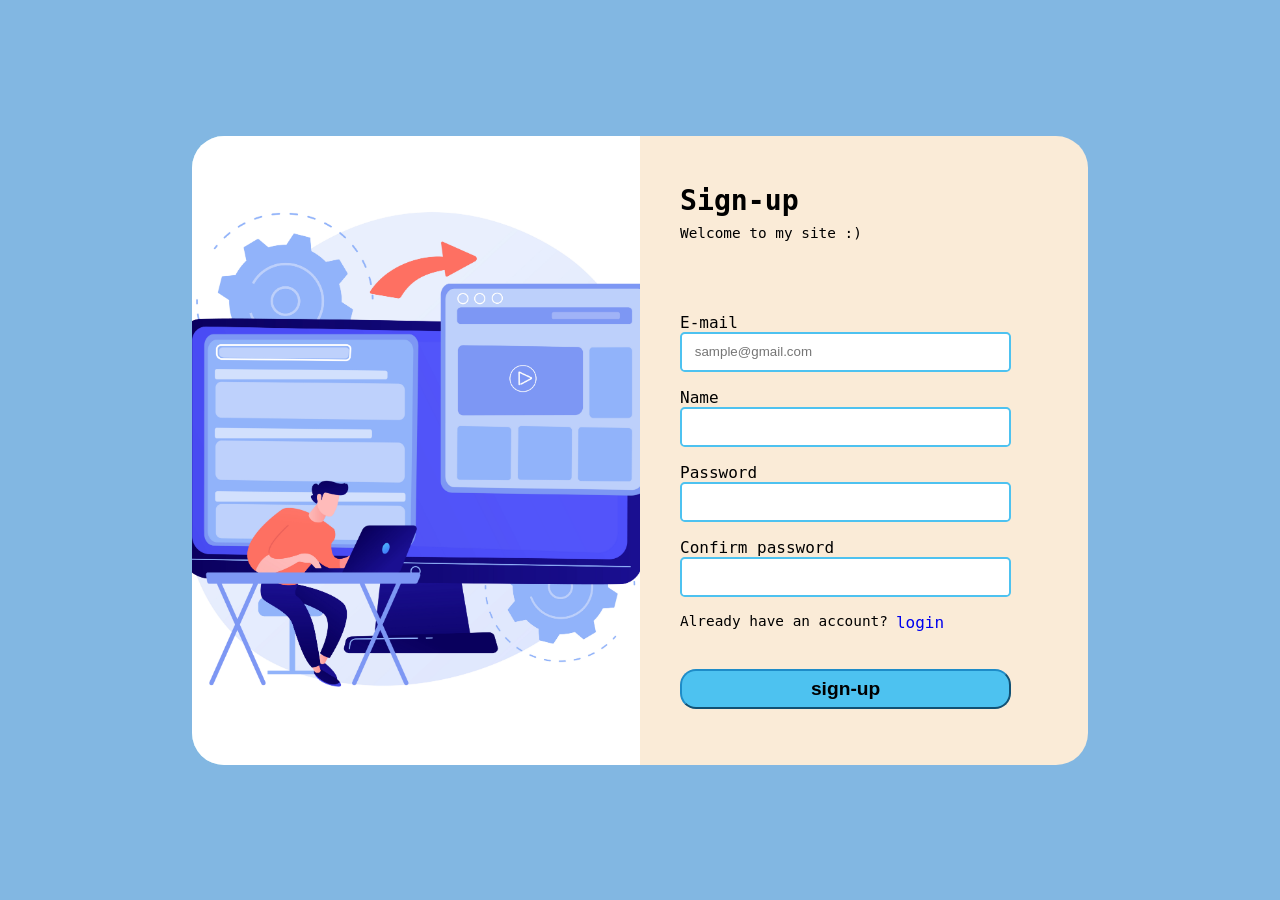
<file: signup-login/front-end/index.html>
<!DOCTYPE html>
<html lang="en">
<head>
    <meta charset="UTF-8">
    <meta name="viewport" content="width=device-width, initial-scale=1.0">
    <title>Cadastro</title>
    <link rel="stylesheet" href="style.css">
</head>
    <body >
    <main>
        <div class="cards">
              <div class="container">
                <h2>Sign-up</h2>
                <p>Welcome to my site :)</p>
                <div class="email-div label-div">
                    <p class="errormessage" id="erro-message"></p>
                    <label for="user-email">E-mail</label>
                    <input type="email" name="email" id="user-email" class=" input user-email" placeholder="sample@gmail.com">
                </div>
                <div class="name-div label-div">
                    <label for="user-name">Name</label>
                    <input type="text" name="user-name" id="user-name" class="input user-name">
                </div>
                <div class="password-div label-div">
                    <label for="user-password">Password</label>
                    <input type="password" name="user-password" id="user-password" class="input user-password">

                </div>
                <div class="password-confirm-div label-div">
                    <label for="password-confirm">Confirm password</label>
                    <input type="password" name="user-password" id="password-confirm" class="input password-confirm">
                </div>
                <div class="login-section">
                    <p>Already have an account?</p>
                    <a href="./login.html">login</a>
                </div>
                <div class="label-div">
                    <input type="button" value="sign-up" class="btn" id="btn">
                </div>
            </div>
            <div class="site-img">
                <img src="./images/random-img.jpg" alt="">
                
            </div>
        </div>
    </main>
    <script src="signup.js"></script>
</body>
</html>
</file>
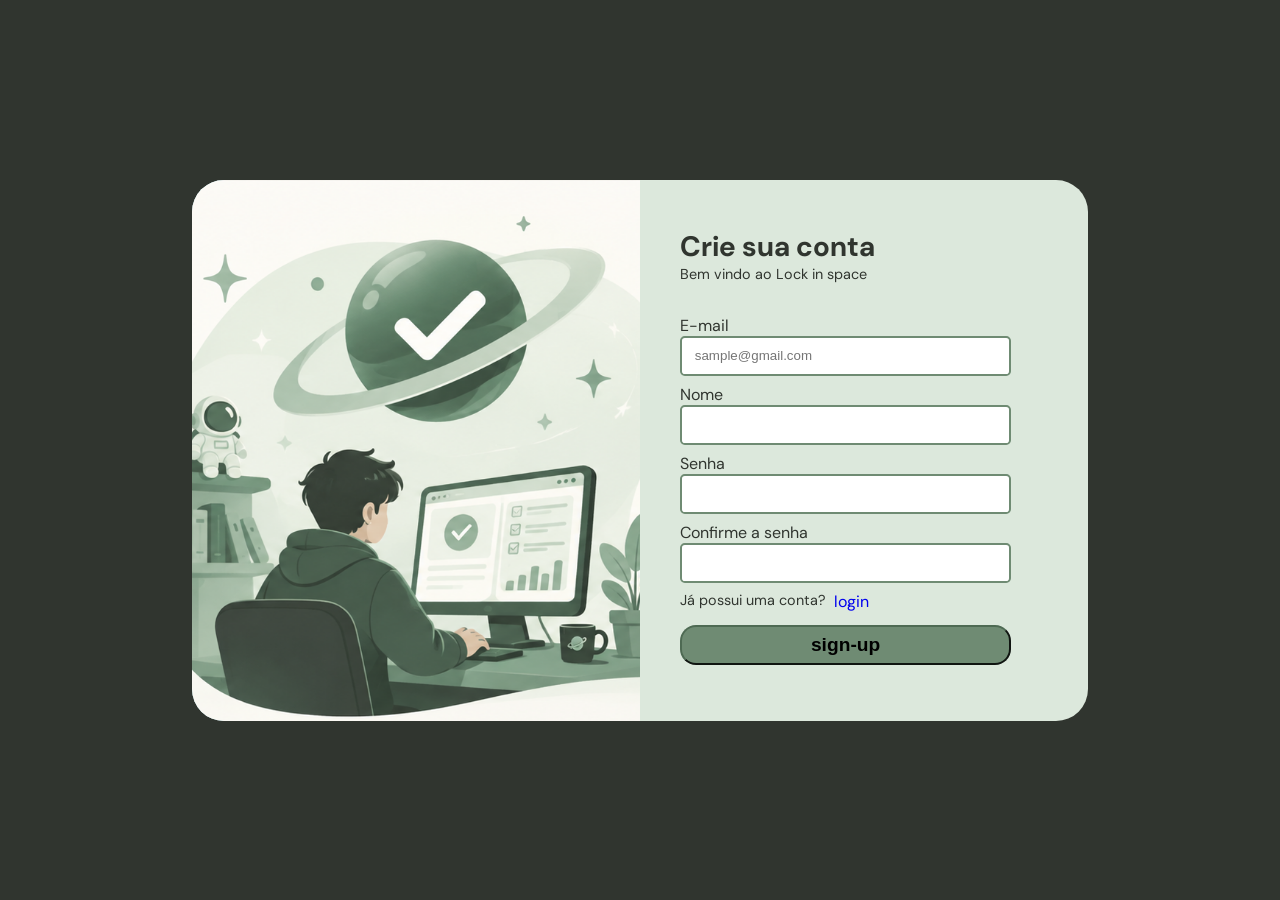
<file: webapp/frontend/pages/index.html>
<!DOCTYPE html>
<html lang="en">
<head>
    <meta charset="UTF-8">
    <meta name="viewport" content="width=device-width, initial-scale=1.0">
    <title>Cadastro</title>
    <link rel="stylesheet" href="../css/style.css">
</head>
    <body >
    <main>
        <div class="cards">
              <div class="container">
                <h2>Crie sua conta</h2>
                <p>Bem vindo ao Lock in space</p>
                <div class="email-div label-div">
                    <p class="errormessage" id="erro-message"></p>
                    <label for="user-email">E-mail</label>
                    <input type="email" name="email" id="user-email" class=" input user-email" placeholder="sample@gmail.com">
                </div>
                <div class="name-div label-div">
                    <label for="user-name">Nome</label>
                    <input type="text" name="user-name" id="user-name" class="input user-name">
                </div>
                <div class="password-div label-div">
                    <label for="user-password">Senha</label>
                    <input type="password" name="user-password" id="user-password" class="input user-password">

                </div>
                <div class="password-confirm-div label-div">
                    <label for="password-confirm">Confirme a senha</label>
                    <input type="password" name="user-password" id="password-confirm" class="input password-confirm">
                </div>
                <div class="login-section">
                    <p>Já possui uma conta?</p>
                    <a href="./login.html">login</a>
                </div>
                <div class="label-div">
                    <input type="button" value="sign-up" class="btn" id="btn">
                </div>
            </div>
            <div class="site-img">
                <img src="../images/lock_in_space_boy_illustration.png" alt="">
                
            </div>
        </div>
    </main>
    <script src="../src/signup.js"></script>
</body>
</html>
</file>
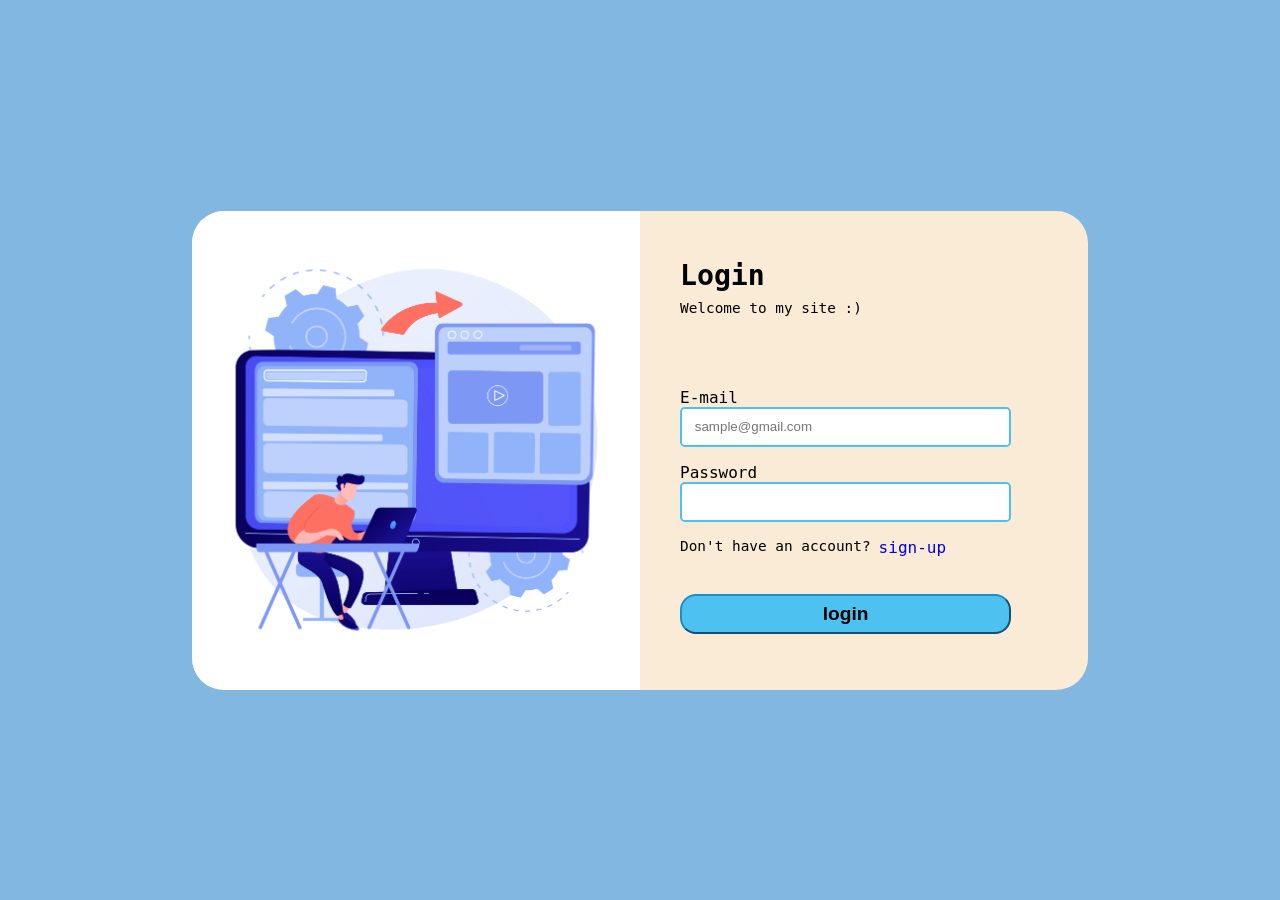
<file: signup-login/front-end/login.html>
<!DOCTYPE html>
<html lang="en">
<head>
    <meta charset="UTF-8">
    <meta name="viewport" content="width=device-width, initial-scale=1.0">
    <title>Cadastro</title>
    <link rel="stylesheet" href="style.css">
</head>
    <body >
    <main>
        <div class="cards">
              <div class="container">
                <h2>Login</h2>
                <p>Welcome to my site :)</p>
                <div class="email-div label-div">
                    <p class="errormessage" id="erro-message"></p>
                    <label for="user-email">E-mail</label>
                    <input type="email" name="email" id="user-email" class=" input user-email" placeholder="sample@gmail.com">
                </div>
                <div class="password-div label-div">
                    <label for="user-password">Password</label>
                    <input type="password" name="user-password" id="user-password" class="input user-password">
                </div>
                <div class="login-section">
                    <p>Don't have an account?</p>
                    <a href="./index.html">sign-up</a>
                </div>
                <div class="label-div">
                    <input type="button" value="login" class="btn" id="btn">
                </div>
            </div>
            <div class="site-img">
                <img src="./images/random-img.jpg" alt="">
                
            </div>
        </div>
    </main>
    <script src="login.js"></script>
</body>
</html>
</file>
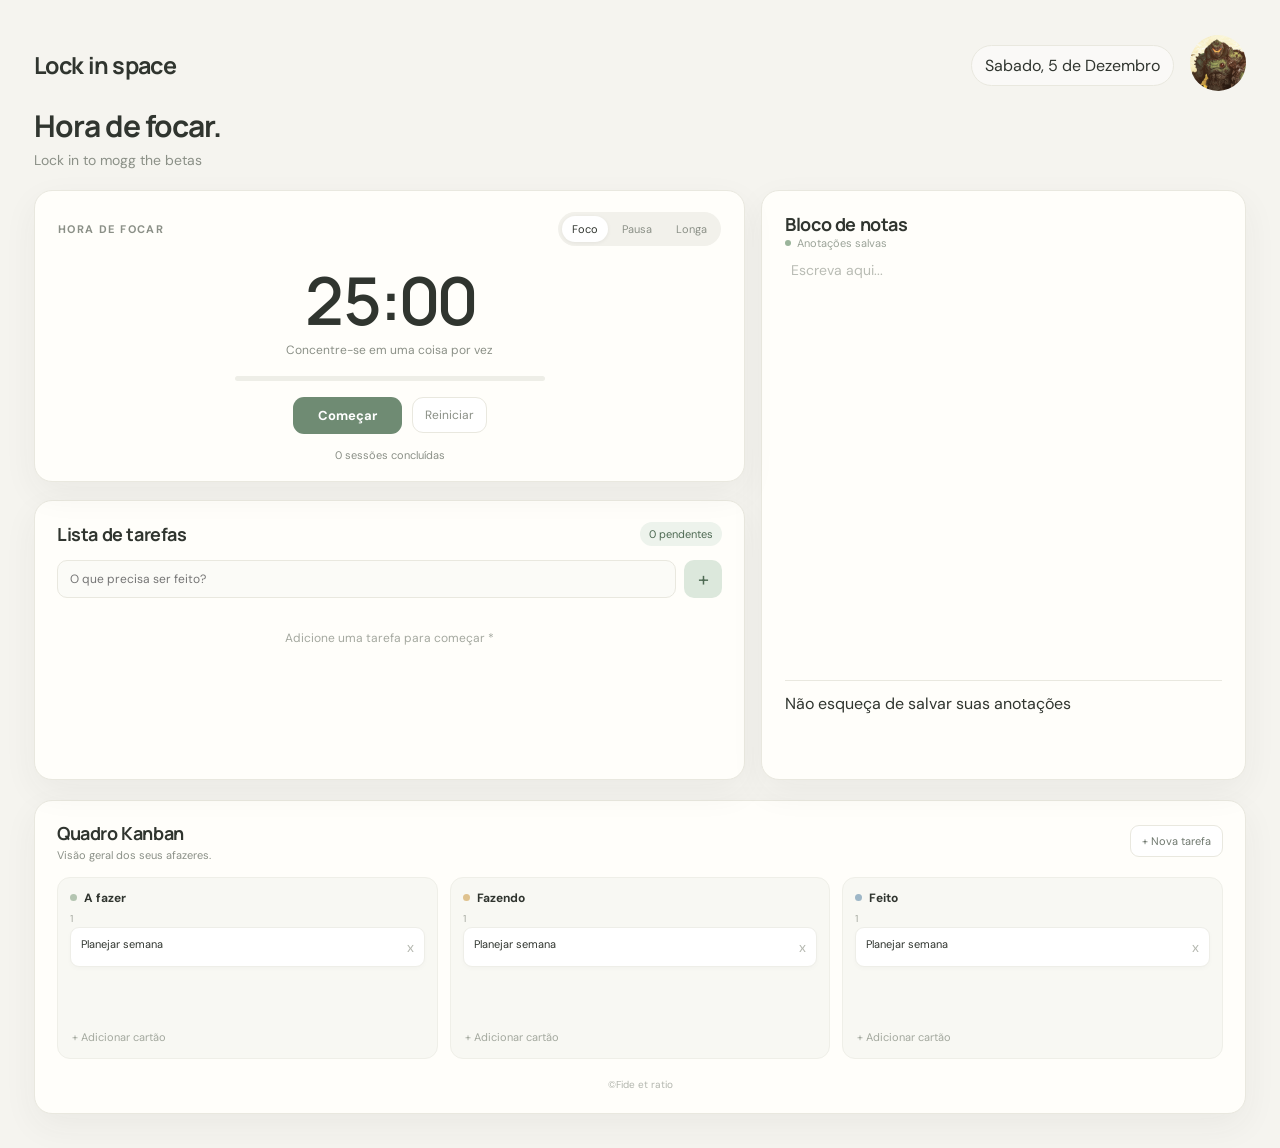
<file: signup-login/front-end/main.html>
<!DOCTYPE html>
<html lang="en">

<head>
    <meta charset="UTF-8">
    <meta name="viewport" content="width=device-width, initial-scale=1.0">
    <title>Lock in space</title>
    <link rel="stylesheet" href="mainPageStyle.css">
</head>

<body>
    <div class="app">
        <header class="topbar">
            <div class="brand">
                <h3>Lock in space</h3>
            </div>
            <div class="top-right">
                <span class="day-label" id="day">dia-de-hoje.txt</span>
                <div class="avatar">
                    <img id="user-pfp" class="user-pfp" src="images/doom-pfp.png" alt="user-pfp">
                </div>
            </div>
        </header>
        <section class="greeting">
            <H1 class="greeting-main-text">Hora de focar.</H1>
            <p class="greeting-botton-text">
                Lock in to mogg the betas
            </p>
        </section>
        <main class="dashboard">
            <section class="left-stack">
                <section class="card pomodoro">
                    <div class="card-heading">
                        <span class="eyebrow">Hora de focar</span>
                        <div class="mode-tabs">
                            <button class="active" data-mode="focus">Foco</button>
                            <button data-mode="short">Pausa</button>
                            <button data-mode="long">Longa</button>
                        </div>
                    </div>
                    <div class="timer-area">
                        <div id="timer" class="timer">25:00</div>
                        <div id="timer-caption" class="timer-caption">Concentre-se em uma coisa por vez</div>
                        <div class="progress">
                            <span id="progress"></span>
                        </div>
                        <div class="timer-actions">
                            <button id="start" class="primary">Começar</button>
                            <button id="reset" class="subtle-btn">Reiniciar</button>
                        </div>
                        <div class="session-note">
                            <span id="sessions">0</span>
                            sessões concluídas
                        </div>

                    </div>
                </section>
                <section class="card todo">
                    <div class="todo-top">
                        <div class="todo-title">Lista de tarefas</div>
                        <span id="taskCount" class="count">0 pendentes</span>
                    </div>
                    <form action="" id="taskForm" class="add-task">
                        <input type="text" id="taskInput" placeholder="O que precisa ser feito?" maxlength="100"
                            autocomplete="off">
                        <button name="submit-btn" type="submit" aria-label="Adicionar tarefa">+</button>
                    </form>
                    <div id="taskList" class="task-list">
                        <div class="empty">Adicione uma tarefa para começar *</div>
                    </div>
                </section>
            </section>
            <section class="card notes">
                <div class="note-heade">
                    <div class="note-label">Bloco de notas</div>
                    <span class="saved" id="saved">

                        Anotações salvas
                    </span>
                </div>
                <div class="note-tools">
                    <textarea name="note-content" id="note" class="note" placeholder="Escreva aqui..."></textarea>
                </div>
                <div class="note-foot">
                    Não esqueça de salvar suas anotações
                </div>
            </section>
        </main>
        <section class="card kanban">
            <div class="kanban-head">
                <div>
                    <div class="kanban-title">Quadro Kanban</div>
                    <div class="kanban-sub">Visão geral dos seus afazeres.</div>
                </div>
                <button id="newBoardTask" class="add-column-task">+ Nova tarefa</button>
            </div>
            <div class="board">
                <div class="column" data-colum="todo">
                    <div class="colum-head">
                        <div class="column-name">
                            <i class="dot"></i>
                            A fazer
                        </div>
                        <span class="column-count">1</span>
                    </div>
                    <div class="kanban-list">
                        <div class="kanban-item" draggable="true" data-index="0" data-column="todo">
                            <span>Planejar semana</span>
                            <button aria-label="excluir cartão">x</button>
                        </div>
                    </div>
                    <button class="add-inline">+ Adicionar cartão</button>
                </div>
                <div class="column" data-colum="doing">
                    <div class="colum-head">
                        <div class="column-name">
                            <i class="dot"></i>
                            Fazendo
                        </div>
                        <span class="column-count">1</span>
                    </div>
                    <div class="kanban-list">
                        <div class="kanban-item" draggable="true" data-index="0" data-column="doing">
                            <span>Planejar semana</span>
                            <button aria-label="excluir cartão">x</button>
                        </div>
                    </div>
                    <button class="add-inline">+ Adicionar cartão</button>
                </div>
                <div class="column" data-colum="done">
                    <div class="colum-head">
                        <div class="column-name">
                            <i class="dot"></i>
                            Feito
                        </div>
                        <span class="column-count">1</span>
                    </div>
                    <div class="kanban-list">
                        <div class="kanban-item" draggable="true" data-index="0" data-column="done">
                            <span>Planejar semana</span>
                            <button aria-label="excluir cartão">x</button>
                        </div>
                    </div>
                    <button class="add-inline">+ Adicionar cartão</button>
                </div>

            </div>
            <div class="footer">
                &copy;Fide et ratio
            </div>
    </div>
    <script src="mainScript.js"></script>
</body>

</html>
</file>
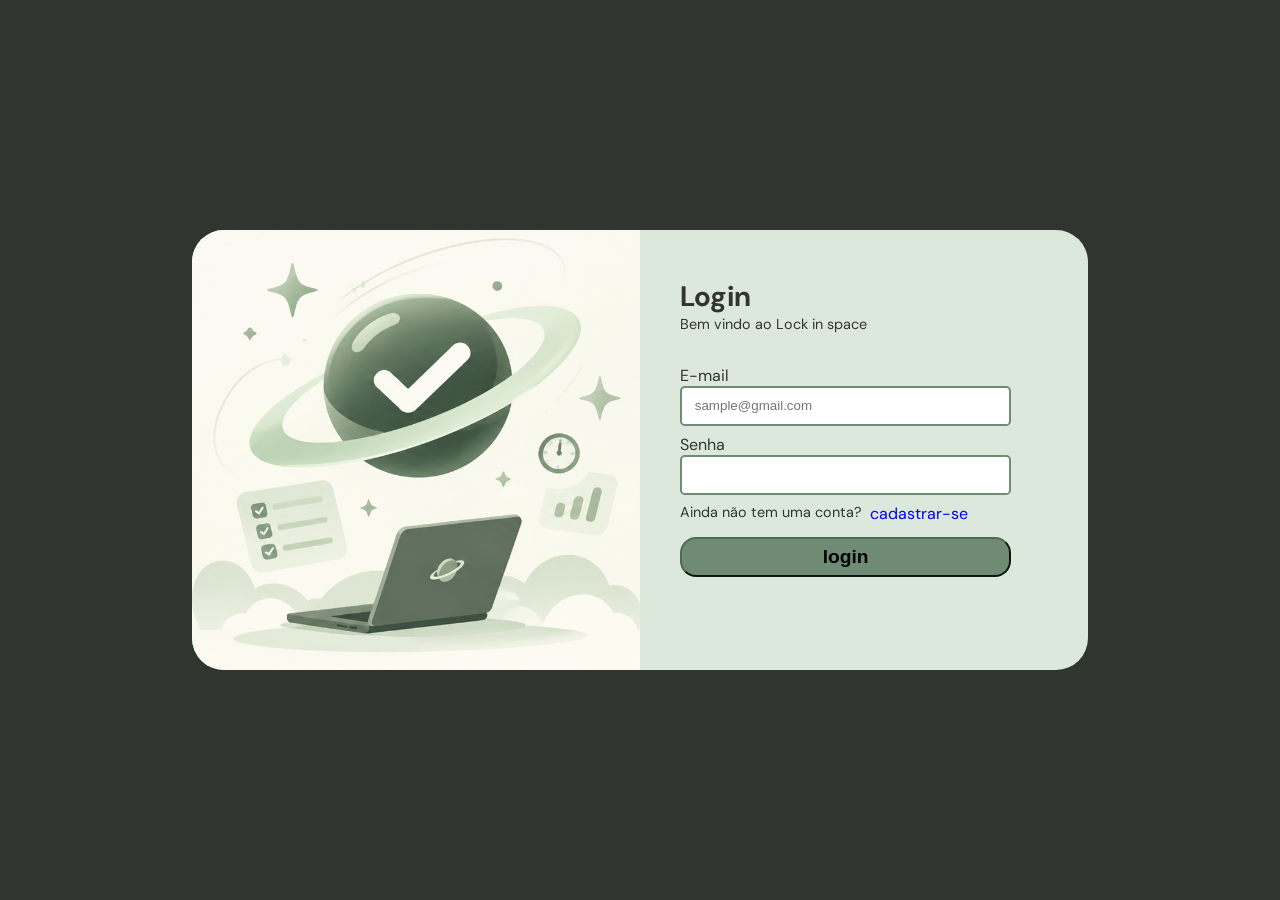
<file: webapp/frontend/pages/login.html>
<!DOCTYPE html>
<html lang="en">
<head>
    <meta charset="UTF-8">
    <meta name="viewport" content="width=device-width, initial-scale=1.0">
    <title>Cadastro</title>
    <link rel="stylesheet" href="../css/style.css">
</head>
    <body >
    <main>
        <div class="cards">
              <div class="container">
                <h2>Login</h2>
                <p>Bem vindo ao Lock in space</p>
                <div class="email-div label-div">
                    <p class="errormessage" id="erro-message"></p>
                    <label for="user-email">E-mail</label>
                    <input type="email" name="email" id="user-email" class=" input user-email" placeholder="sample@gmail.com">
                </div>
                <div class="password-div label-div">
                    <label for="user-password">Senha</label>
                    <input type="password" name="user-password" id="user-password" class="input user-password">
                </div>
                <div class="login-section">
                    <p>Ainda não tem uma conta?</p>
                    <a href="./index.html">cadastrar-se</a>
                </div>
                <div class="label-div">
                    <input type="button" value="login" class="btn" id="btn">
                </div>
            </div>
            <div class="site-img">
                <img src="../images/lock_in_space_login_illustration.png" alt="">
                
            </div>
        </div>
    </main>
    <script src="../src/login.js"></script>
</body>
</html>
</file>
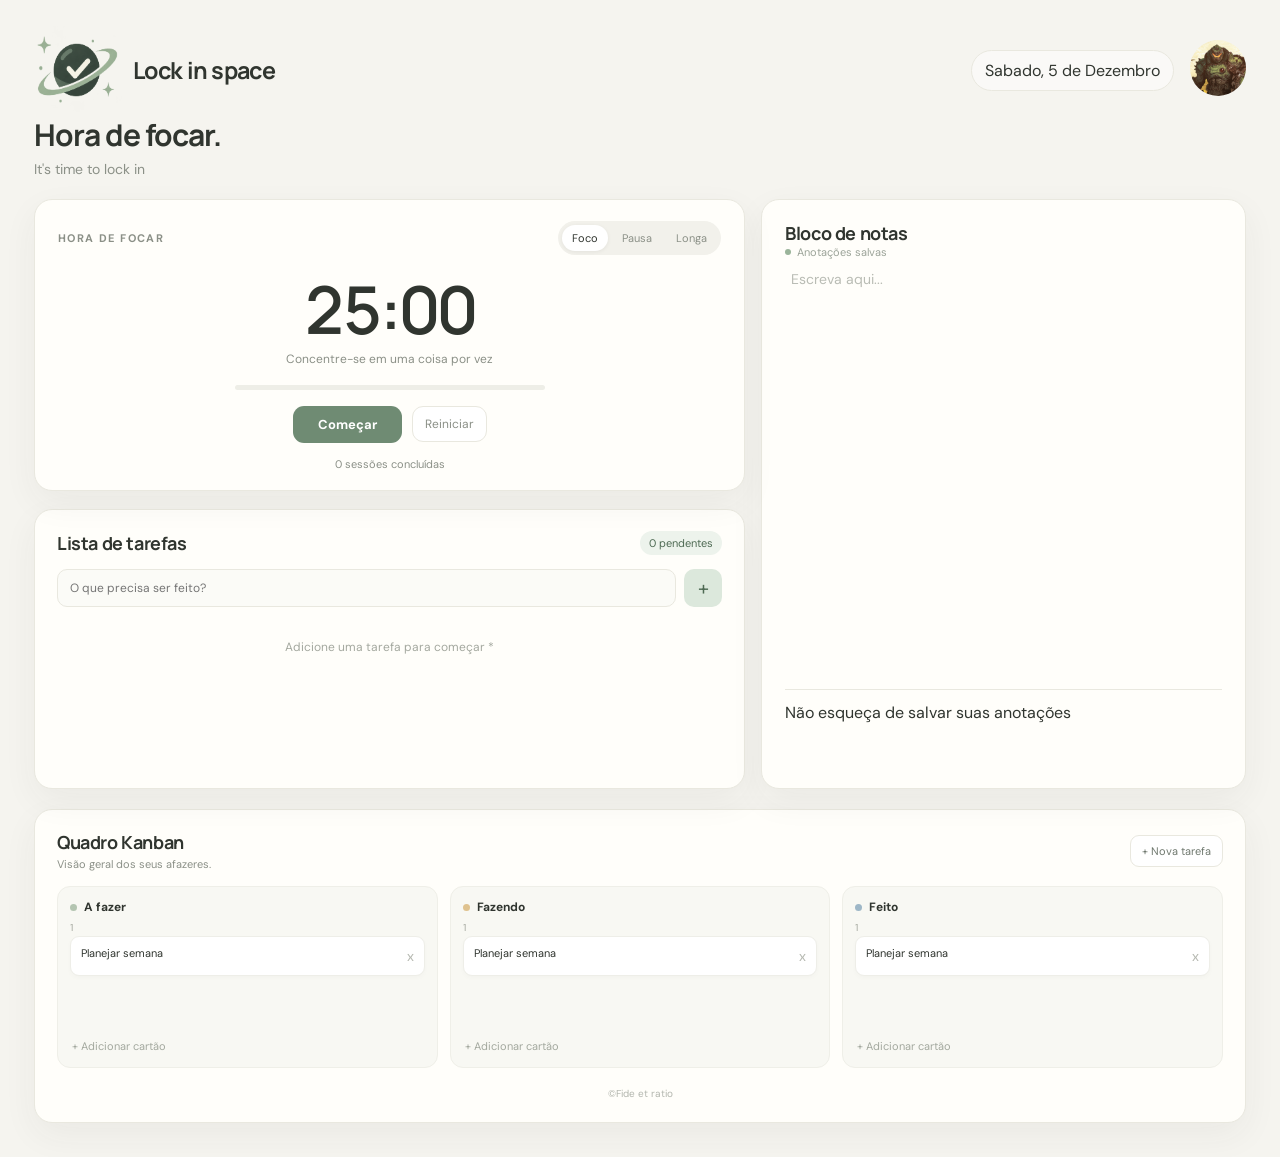
<file: webapp/frontend/pages/main.html>
<!DOCTYPE html>
<html lang="en">

<head>
    <meta charset="UTF-8">
    <meta name="viewport" content="width=device-width, initial-scale=1.0">
    <title>Lock in space</title>
    <link rel="stylesheet" href="../css/mainPageStyle.css">
</head>

<body>
    <div class="app">
        <header class="topbar">
            <div class="brand">
                <img src="../images/Logo minimalista Lock in space_no_name.png" alt="" class="logo">
                <h3>Lock in space</h3>
            </div>
            <div class="top-right">
                <span class="day-label" id="day">dia-de-hoje.txt</span>
                <div class="avatar">
                    <img id="user-pfp" class="user-pfp" src="../images/doom-pfp.png" alt="user-pfp">
                </div>
            </div>
        </header>
        <section class="greeting">
            <H1 class="greeting-main-text">Hora de focar.</H1>
            <p class="greeting-botton-text">
                It's time to lock in
            </p>
        </section>
        <main class="dashboard" hidden>
            <section class="left-stack">
                <section class="card pomodoro">
                    <div class="card-heading">
                        <span class="eyebrow">Hora de focar</span>
                        <div class="mode-tabs">
                            <button id="focus" class="active" data-mode="focus">Foco</button>
                            <button id="short" data-mode="short">Pausa</button>
                            <button id="long" data-mode="long">Longa</button>
                        </div>
                    </div>
                    <div class="timer-area">
                        <div id="timer" class="timer">25:00</div>
                        <div id="timer-caption" class="timer-caption">Concentre-se em uma coisa por vez</div>
                        <div class="progress">
                            <span id="progress"></span>
                        </div>
                        <div class="timer-actions">
                            <button id="start" class="primary">Começar</button>
                            <button id="reset" class="subtle-btn">Reiniciar</button>
                        </div>
                        <div class="session-note">
                            <span id="sessions">0</span>
                            sessões concluídas
                        </div>

                    </div>
                </section>
                <section class="card todo">
                    <div class="todo-top">
                        <div class="todo-title">Lista de tarefas</div>
                        <span id="taskCount" class="count">0 pendentes</span>
                    </div>
                    <form action="" id="taskForm" class="add-task">
                        <input type="text" id="taskInput" placeholder="O que precisa ser feito?" maxlength="100"
                            autocomplete="off">
                        <button name="submit-btn" type="submit" aria-label="Adicionar tarefa">+</button>
                    </form>
                    <div id="taskList" class="task-list">
                        <div class="empty">Adicione uma tarefa para começar *</div>
                    </div>
                </section>
            </section>
            <section class="card notes">
                <div class="note-heade">
                    <div class="note-label">Bloco de notas</div>
                    <span class="saved" id="saved">

                        Anotações salvas
                    </span>
                </div>
                <div class="note-tools">
                    <textarea name="note-content" id="note" class="note" placeholder="Escreva aqui..."></textarea>
                </div>
                <div class="note-foot">
                    Não esqueça de salvar suas anotações
                </div>
            </section>
        </main>
        <section class="card kanban">
            <div class="kanban-head">
                <div>
                    <div class="kanban-title">Quadro Kanban</div>
                    <div class="kanban-sub">Visão geral dos seus afazeres.</div>
                </div>
                <button id="newBoardTask" class="add-column-task">+ Nova tarefa</button>
            </div>
            <div class="board">
                <div class="column" data-colum="todo">
                    <div class="colum-head">
                        <div class="column-name">
                            <i class="dot"></i>
                            A fazer
                        </div>
                        <span class="column-count">1</span>
                    </div>
                    <div class="kanban-list">
                        <div class="kanban-item" draggable="true" data-index="0" data-column="todo">
                            <span>Planejar semana</span>
                            <button aria-label="excluir cartão">x</button>
                        </div>
                    </div>
                    <button class="add-inline">+ Adicionar cartão</button>
                </div>
                <div class="column" data-colum="doing">
                    <div class="colum-head">
                        <div class="column-name">
                            <i class="dot"></i>
                            Fazendo
                        </div>
                        <span class="column-count">1</span>
                    </div>
                    <div class="kanban-list">
                        <div class="kanban-item" draggable="true" data-index="0" data-column="doing">
                            <span>Planejar semana</span>
                            <button aria-label="excluir cartão">x</button>
                        </div>
                    </div>
                    <button class="add-inline">+ Adicionar cartão</button>
                </div>
                <div class="column" data-colum="done">
                    <div class="colum-head">
                        <div class="column-name">
                            <i class="dot"></i>
                            Feito
                        </div>
                        <span class="column-count">1</span>
                    </div>
                    <div class="kanban-list">
                        <div class="kanban-item" draggable="true" data-index="0" data-column="done">
                            <span>Planejar semana</span>
                            <button aria-label="excluir cartão">x</button>
                        </div>
                    </div>
                    <button class="add-inline">+ Adicionar cartão</button>
                </div>

            </div>
            <div class="footer">
                &copy;Fide et ratio
            </div>
    </div>
    <script src="../src/verifySession.js"></script>
    <script src="../src/updateDate.js"></script>
    <script src="../src/pomoScript.js"></script>
</body>

</html>
</file>
<file: signup-login/front-end/style.css>
*{
    box-sizing: border-box;
    margin: 0;
    padding: 0;
}

.errormessage{
    color: red;
    visibility: hidden;
}

body{
    background-color: rgb(130, 183, 226);
     /* background-color: rgb(117, 179, 238); */
}

main{
    display: flex;
    width: 100vw;
    height: 100vh;
    font-family: 'JetBrains', monospace;
    justify-content: center;
    align-items: center;
}
.cards{
    display: flex;
    flex-flow: row-reverse;
    width: 70%;
    max-width: 1200px;
    height: auto;

}
.container, .site-img{
    width: 50%;
    height: auto;
    max-width: none;
}


.container{
    display: flex;
    flex-flow: column;
    justify-content:flex-start;
    align-items: flex-start;
    background-color: antiquewhite;
    border-top-right-radius: 2rem;
    border-bottom-right-radius: 2rem;
    
    padding: 3rem 2.5rem;
    gap: 0.5rem;
    
    
}

.container h2{
    font-size: clamp(1.5rem, 2.2vw, 2.5rem );
    
}

.container p{
    font-size: clamp(0.9rem, 1vw, 1.1rem);
    margin-bottom: 2rem;
    
}

.site-img{
    background-color: rgb(185, 229, 236);
    border-top-left-radius: 2rem;
    border-bottom-left-radius: 2rem;
    
    
}

.site-img img {
    width: 100%;
    height: 100%;
    background-color: rgb(185, 229, 236);
    object-fit: cover;
    border-top-left-radius: 2rem;
    border-bottom-left-radius: 2rem;
    
}

.label-div{
    display: flex;
    flex-direction: column;
    padding-bottom: 0.5rem;
    width: 100%;
    
}

.input{
    height: 2.5rem;
    width: 90%;
    border-radius: 0.3rem;
    border: 0.15rem solid rgb(77 194 240);
    padding-left: 0.8rem;
    outline: none;
}

.input:focus{
    border-color: rgb(30 140 200);
    box-shadow: 0 0 5px rgba(77 194 240 0.5);
}

.btn{
    height: 2.5rem;
    width: 90%;
    font-size: clamp(1rem, 2.3vw, 1.2rem);
    font-weight: bold;
    background-color: rgb(77 194 240);
    border-radius: 1rem;
    border-color: rgb(30 140 200);
    cursor: pointer;    
}

.btn:hover{
    transform: scale(1.02);
    transition: 0.1s;
}

.login-section{
    display: flex;
    gap: 0.5rem;
}

a {
    text-decoration: none;
}

@media (max-width: 768px) {
    main {
        flex-flow: column;
        height: auto;
        min-height: 100vh;
        padding: 2rem 0;
    }

    .cards{
        flex-flow: column;
        width:90%;
        align-items: center;
    }

    .container, .site-img{
        width: 90%;
        max-width: 450px;
        height: auto;
    }

    .site-img{
        height: 250px;
        border-radius: 2rem 2rem 0 0 !important;
    }

    .site-img img{
        border-radius: 2rem 2rem 0 0 !important;
    }

    .container{
        border-radius: 0 0 2rem 2rem !important;
    }
}
</file>
<file: webapp/frontend/css/style.css>
@import url('https://fonts.googleapis.com/css2?family=DM+Sans:wght@400;500;600;700&family=Manrope:wght@400;500;600;700;800&display=swap');

:root {
    --bg: #f5f4ef;
    --paper: #fffefa;
    --ink: #30352f;
    --muted: #8b9087;
    --line: #e9e8df;
    --sage: #dce8dc;
    --sage-dark: #6f8b73;
    --sage-deep: #4e6a53;
    --peach: #f4e2d5;
    --blue: #e1e9f0;
    --yellow: #f3edcf;
    --shadow: 0 12px 35px rgba(48, 53, 47, .055);
    --radius: 18px;
}

*{
    box-sizing: border-box;
    margin: 0;
    padding: 0;
}

.errormessage{
    color: red;
    visibility: hidden;
}

body{
    background-color: var(--ink);
     /* background-color: rgb(117, 179, 238); */
    font-family: 'DM Sans', sans-serif;
    color: var(--ink);
}

main{
    display: flex;
    width: 100vw;
    height: 100vh;
    justify-content: center;
    align-items: center;
}
.cards{
    display: flex;
    flex-flow: row-reverse;
    width: 70%;
    max-width: 1200px;
    height: auto;

}
.container, .site-img{
    width: 50%;
    height: auto;
    max-width: none;
}


.container{
    display: flex;
    flex-flow: column;
    justify-content:flex-start;
    align-items: flex-start;
    background-color: var(--sage);
    border-top-right-radius: 2rem;
    border-bottom-right-radius: 2rem;
    
    padding: 3rem 2.5rem;
    gap: 0rem;
    
    
}

.container h2{
    font-size: clamp(1.5rem, 2.2vw, 2.5rem );
    
}

.container p{
    font-size: clamp(0.9rem, 1vw, 1.1rem);
    margin-bottom: 1rem;
    
}

.site-img{
    background-color: rgb(185, 229, 236);
    border-top-left-radius: 2rem;
    border-bottom-left-radius: 2rem;
    
    
}

.site-img img {
    width: 100%;
    height: 100%;
    background-color: rgb(185, 229, 236);
    object-fit: cover;
    border-top-left-radius: 2rem;
    border-bottom-left-radius: 2rem;
    
}

.label-div{
    display: flex;
    flex-direction: column;
    padding-bottom: 0.5rem;
    width: 100%;
    
}

.input{
    height: 2.5rem;
    width: 90%;
    border-radius: 0.3rem;
    border: 0.15rem solid var(--sage-dark);
    padding-left: 0.8rem;
    outline: none;
}

.input:focus{
    border-color: var(--sage-dark);
    box-shadow: 0 0 5px rgba(77 194 240 0.5);
}

.btn{
    height: 2.5rem;
    width: 90%;
    font-size: clamp(1rem, 2.3vw, 1.2rem);
    font-weight: bold;
    background-color: var(--sage-dark);
    border-radius: 1rem;
    border-color: var(--sage-deep);
    cursor: pointer;    
}

.btn:hover{
    transform: scale(1.02);
    transition: 0.1s;
}

.login-section{
    display: flex;
    gap: 0.5rem;
}

a {
    text-decoration: none;
}

@media (max-width: 768px) {
    main {
        flex-flow: column;
        height: auto;
        min-height: 100vh;
        padding: 2rem 0;
    }

    .cards{
        flex-flow: column;
        width:90%;
        align-items: center;
    }

    .container, .site-img{
        width: 90%;
        max-width: 450px;
        height: auto;
    }

    .site-img{
        height: 250px;
        border-radius: 2rem 2rem 0 0 !important;
    }

    .site-img img{
        border-radius: 2rem 2rem 0 0 !important;
    }

    .container{
        border-radius: 0 0 2rem 2rem !important;
    }
}
</file>
<file: signup-login/front-end/mainPageStyle.css>
@import url('https://fonts.googleapis.com/css2?family=DM+Sans:wght@400;500;600;700&family=Manrope:wght@400;500;600;700;800&display=swap');

:root {
    --bg: #f5f4ef;
    --paper: #fffefa;
    --ink: #30352f;
    --muted: #8b9087;
    --line: #e9e8df;
    --sage: #dce8dc;
    --sage-dark: #6f8b73;
    --sage-deep: #4e6a53;
    --peach: #f4e2d5;
    --blue: #e1e9f0;
    --yellow: #f3edcf;
    --shadow: 0 12px 35px rgba(48, 53, 47, .055);
    --radius: 18px;
}

button,
input,
textarea {
    font: inherit;
}

button {
    cursor: pointer;
}

body {
    margin: 0;
    background: var(--bg);
    color: var(--ink);
    font-family: 'DM Sans', sans-serif;
    min-height: 100vh
}

* {
    box-sizing: border-box;
}

.brand {
    display: flex;
    align-items: center;
    gap: 11px;
    font-family: Manrope, sans-serif;
    font-weight: 800;
    font-size: 20px;
    letter-spacing: -.7px
}

.brand-mark {
    width: 34px;
    height: 34px;
    border-radius: 12px;
    background: var(--sage);
    display: grid;
    place-items: center;
    color: var(--sage-deep);
    font-size: 18px
}

.brand small {
    display: block;
    color: var(--muted);
    font: 400 11px 'DM Sans';
    letter-spacing: 0;
    margin-top: 1px
}


.app {
    max-width: 1440px;
    margin: auto;
    padding: 26px 34px 34px;

}

.topbar {
    display: flex;
    justify-content: space-between;
    width: 100%;
    height: 100%;
}

.top-right {
    display: flex;
    align-items: center;
    gap: 1rem;

}

.greeting {
    margin: 0 0 21px;
}

.greeting h1 {
    font: 700 clamp(23px, 3vw, 30px) Manrope;
    margin: 0 0 5px;
    letter-spacing: -1px
}

.greeting p {
    margin: 0;
    color: var(--muted);
    font-size: 14px
}

.left-stack {
    display: grid;
    grid-template-rows: auto 1fr;
    gap: 18px;
    min-height: 590px;
    margin-right: 1rem;
    
    
}

.card {
    background: var(--paper);
    border: 1px solid var(--line);
    border-radius: var(--radius);
    box-shadow: var(--shadow)
}

.pomodoro {
    padding: 21px 23px 19px;
    position: relative;
    overflow: hidden
}

.card-heading {
    display: flex;
    align-items: center;
    justify-content: space-between;
    margin-bottom: 15px
}

.eyebrow {
    font-size: 11px;
    letter-spacing: 1.4px;
    text-transform: uppercase;
    color: var(--muted);
    font-weight: 700
}

.day-label {
    padding: 9px 13px;
    border: 1px solid var(--line);
    border-radius: 30px;
    background: #ffffff80
}

.mode-tabs {
    display: flex;
    gap: 4px;
    background: #f2f1eb;
    padding: 4px;
    border-radius: 30px
}

.mode-tabs button {
    border: 0;
    background: transparent;
    color: var(--muted);
    font-size: 11px;
    padding: 6px 10px;
    border-radius: 20px
}

.mode-tabs button.active {
    background: white;
    color: var(--ink);
    box-shadow: 0 1px 4px #00000010
}

.timer-area {
    text-align: center;
    padding: 2px 0 0
}

.timer {
    font: 600 clamp(48px, 6vw, 66px) Manrope;
    letter-spacing: -3px;
    font-variant-numeric: tabular-nums;
    line-height: 1.15
}

.timer-caption {
    font-size: 12px;
    color: var(--muted);
    margin-top: 3px
}

.progress {
    height: 5px;
    background: #eeeee7;
    border-radius: 8px;
    margin: 18px auto 16px;
    max-width: 310px;
    overflow: hidden
}

.progress span {
    height: 100%;
    display: block;
    width: 0;
    background: var(--sage-dark);
    border-radius: 8px;
    transition: width .3s
}

.timer-actions {
    display: flex;
    justify-content: center;
    align-items: center;
    gap: 10px
}

.primary {
    border: 0;
    background: var(--sage-dark);
    color: white;
    border-radius: 11px;
    padding: 10px 25px;
    font-weight: 700;
    font-size: 13px;
    min-width: 104px
}

.primary:hover {
    background: var(--sage-deep);
}

.subtle-btn {
    border: 1px solid var(--line);
    background: white;
    color: var(--muted);
    border-radius: 11px;
    padding: 9px 12px;
    font-size: 12px
}

.session-note {
    margin-top: 14px;
    text-align: center;
    color: var(--muted);
    font-size: 11px
}

.todo {
    padding: 21px 22px;
    min-height: 0;
    display: flex;
    flex-direction: column
}

.todo-top {
    display: flex;
    justify-content: space-between;
    align-items: center;
    margin-bottom: 14px
}

.todo-title {
    font: 700 18px Manrope;
    letter-spacing: -.4px
}

.count {
    font-size: 11px;
    color: var(--sage-deep);
    background: #edf3ec;
    border-radius: 20px;
    padding: 5px 9px
}

.add-task {
    display: flex;
    gap: 8px;
    margin-bottom: 12px
}

.add-task input {
    min-width: 0;
    flex: 1;
    border: 1px solid var(--line);
    background: #fbfbf7;
    border-radius: 10px;
    padding: 10px 12px;
    outline: none;
    font-size: 12px
}


.add-task input:focus,
.note:focus {
    border-color: #a9bca9
}

.add-task button {
    width: 38px;
    border: 0;
    border-radius: 10px;
    background: var(--sage);
    color: var(--sage-deep);
    font-size: 20px
}

.task-list {
    display: flex;
    flex-direction: column;
    gap: 5px;
    overflow: auto;
    max-height: 320px
}

.task {
    display: flex;
    align-items: center;
    gap: 10px;
    padding: 9px 7px;
    border-radius: 10px
}

.task input {
    appearance: none;
    width: 17px;
    height: 17px;
    border: 1.5px solid #c8cdc3;
    border-radius: 5px;
    cursor: pointer;
    flex: none
}

.task:hover {
    background: #f8f8f3
}

.user-pfp {
    border-radius: 50%;
    width: 3.5rem;
    height: 3.5rem;
    object-fit: cover;
}

.task input {
    appearance: none;
    width: 17px;
    height: 17px;
    border: 1.5px solid #c8cdc3;
    border-radius: 5px;
    cursor: pointer;
    flex: none
}

.task input:checked {
    background: var(--sage-dark);
    border-color: var(--sage-dark)
}

.task input:checked:after {
    content: '✓';
    display: block;
    color: white;
    text-align: center;
    font-size: 12px;
    line-height: 15px
}

.task span {
    font-size: 13px;
    flex: 1;
    overflow-wrap: anywhere
}

.task.done span {
    text-decoration: line-through;
    color: #a7aaa2
}

.task small {
    font-size: 10px;
    color: #a2a69d
}

.delete-task {
    border: 0;
    background: none;
    color: #b6b9b0;
    font-size: 17px;
    padding: 2px 5px;
    opacity: 0
}

.task:hover .delete-task {
    opacity: 1
}

.empty {
    font-size: 12px;
    color: #a4a89f;
    text-align: center;
    padding: 20px 0
}

.dashboard {
    display: grid;
    grid-template-columns: 1.2fr 0.8fr;
}


.notes {
    padding: 21px 23px;
    min-height: 590px;
    display: flex;
    flex-direction: column
}

.notes-head {
    display: flex;
    justify-content: space-between;
    align-items: center;
    margin-bottom: 14px
}

.note-label {
    font: 700 18px Manrope;
    letter-spacing: -.4px
}

.saved {
    font-size: 11px;
    color: #9ba398;
    display: flex;
    align-items: center;
    gap: 6px
}

.saved:before {
    content: '';
    width: 6px;
    height: 6px;
    border-radius: 50%;
    background: #9ab49a
}

.note-tools {
    display: flex;
    gap: 5px;
    border-bottom: 1px solid var(--line);
    padding-bottom: 10px;
    margin-bottom: 12px
}

.note-tools button {
    border: 0;
    background: #f5f4ef;
    color: #777e74;
    border-radius: 7px;
    padding: 6px 9px;
    font-size: 11px
}

.note-tools button:hover {
    background: var(--sage)
}

.note {
    resize: none;
    flex: 1;
    min-height: 420px;
    border: 1px solid transparent;
    outline: none;
    background: transparent;
    color: #4d534a;
    font: 14px/1.85 'DM Sans';
    padding: 7px 5px
}

.note::placeholder {
    color: #b9bcb4
}

.notes-foot {
    font-size: 10px;
    color: #b0b3ab;
    text-align: right;
    padding-top: 8px
}

.kanban {
    margin-top: 20px;
    padding: 20px 22px 22px
}

.kanban-head {
    display: flex;
    justify-content: space-between;
    align-items: center;
    margin-bottom: 15px
}

.kanban-title {
    font: 700 18px Manrope;
    letter-spacing: -.4px
}

.kanban-sub {
    font-size: 11px;
    color: var(--muted);
    margin-top: 3px
}

.add-column-task {
    border: 1px solid var(--line);
    background: white;
    border-radius: 9px;
    padding: 8px 11px;
    font-size: 11px;
    color: #6f786e
}

.board {
    display: grid;
    grid-template-columns: repeat(3, minmax(0, 1fr));
    gap: 12px
}

.column {
    background: #f8f8f3;
    border: 1px solid #efefe8;
    border-radius: 13px;
    padding: 12px;
    min-height: 158px
}

.column-head {
    display: flex;
    justify-content: space-between;
    align-items: center;
    margin-bottom: 11px
}

.column-name {
    font-size: 12px;
    font-weight: 700;
    display: flex;
    align-items: center;
    gap: 7px
}

.dot {
    width: 7px;
    height: 7px;
    border-radius: 50%;
    background: #b4c5b1
}

.column:nth-child(2) .dot {
    background: #dfc28e
}

.column:nth-child(3) .dot {
    background: #9eb7c7
}

.column-count {
    font-size: 10px;
    color: #a4a89f
}

.kanban-list {
    display: flex;
    flex-direction: column;
    gap: 7px;
    min-height: 95px
}

.kanban-item {
    background: white;
    border: 1px solid #eeeee8;
    border-radius: 9px;
    padding: 9px 10px;
    font-size: 11px;
    line-height: 1.45;
    box-shadow: 0 2px 5px #00000006;
    cursor: grab;
    display: flex;
    justify-content: space-between;
    gap: 6px
}

.kanban-item:active {
    cursor: grabbing
}

.kanban-item button {
    border: 0;
    background: none;
    color: #b5b8b0;
    padding: 0;
    font-size: 14px
}

.column.drag-over {
    background: #edf3ec;
    border-color: #b6c9b5
}

.add-inline {
    width: 100%;
    text-align: left;
    border: 0;
    background: transparent;
    color: #a3a89e;
    padding: 8px 2px 1px;
    font-size: 11px
}

.add-inline:hover {
    color: var(--sage-deep)
}

.footer {
    text-align: center;
    color: #b2b5ad;
    font-size: 10px;
    margin-top: 19px
}

@media(max-width:850px) {
    .app {
        padding: 20px 17px
    }

    .dashboard {
        grid-template-columns: 1fr
    }

    .left-stack {
        min-height: auto
    }

    .notes {
        min-height: 430px
    }

    .note {
        min-height: 300px
    }
}

@media(max-width:560px) {
    .app {
        padding: 16px 12px
    }

    .topbar {
        margin-bottom: 21px
    }

    .day-label {
        display: none
    }

    .pomodoro,
    .todo,
    .notes {
        padding: 17px
    }

    .board {
        grid-template-columns: 1fr
    }

    .column {
        min-height: 115px
    }

    .kanban {
        padding: 17px
    }

    .kanban-head {
        align-items: flex-start;
        gap: 10px
    }

    .add-column-task {
        white-space: nowrap
    }

    .timer {
        font-size: 56px
    }
}
</file>
<file: webapp/frontend/css/mainPageStyle.css>
@import url('https://fonts.googleapis.com/css2?family=DM+Sans:wght@400;500;600;700&family=Manrope:wght@400;500;600;700;800&display=swap');

:root {
    --bg: #f5f4ef;
    --paper: #fffefa;
    --ink: #30352f;
    --muted: #8b9087;
    --line: #e9e8df;
    --sage: #dce8dc;
    --sage-dark: #6f8b73;
    --sage-deep: #4e6a53;
    --peach: #f4e2d5;
    --blue: #e1e9f0;
    --yellow: #f3edcf;
    --shadow: 0 12px 35px rgba(48, 53, 47, .055);
    --radius: 18px;
}

button,
input,
textarea {
    font: inherit;
}

button {
    cursor: pointer;
}

body {
    margin: 0;
    background: var(--bg);
    color: var(--ink);
    font-family: 'DM Sans', sans-serif;
    min-height: 100vh
}

* {
    box-sizing: border-box;
}



.brand {
    display: flex;
    align-items: center;
    gap: 11px;
    font-family: Manrope, sans-serif;
    font-weight: 800;
    font-size: 20px;
    letter-spacing: -.7px
}

.logo{

    width: 5.5rem;
    height: 5.5rem;

}

.brand-mark {
    width: 34px;
    height: 34px;
    border-radius: 12px;
    background: var(--sage);
    display: grid;
    place-items: center;
    color: var(--sage-deep);
    font-size: 18px
}

.brand small {
    display: block;
    color: var(--muted);
    font: 400 11px 'DM Sans';
    letter-spacing: 0;
    margin-top: 1px
}


.app {
    max-width: 1440px;
    margin: auto;
    padding: 26px 34px 34px;

}

.topbar {
    display: flex;
    justify-content: space-between;
    width: 100%;
    height: 100%;
}

.top-right {
    display: flex;
    align-items: center;
    gap: 1rem;

}

.greeting {
    margin: 0 0 21px;
}

.greeting h1 {
    font: 700 clamp(23px, 3vw, 30px) Manrope;
    margin: 0 0 5px;
    letter-spacing: -1px
}

.greeting p {
    margin: 0;
    color: var(--muted);
    font-size: 14px
}

.left-stack {
    display: grid;
    grid-template-rows: auto 1fr;
    gap: 18px;
    min-height: 590px;
    margin-right: 1rem;
    
    
}

.card {
    background: var(--paper);
    border: 1px solid var(--line);
    border-radius: var(--radius);
    box-shadow: var(--shadow)
}

.pomodoro {
    padding: 21px 23px 19px;
    position: relative;
    overflow: hidden
}

.card-heading {
    display: flex;
    align-items: center;
    justify-content: space-between;
    margin-bottom: 15px
}

.eyebrow {
    font-size: 11px;
    letter-spacing: 1.4px;
    text-transform: uppercase;
    color: var(--muted);
    font-weight: 700
}

.day-label {
    padding: 9px 13px;
    border: 1px solid var(--line);
    border-radius: 30px;
    background: #ffffff80
}

.mode-tabs {
    display: flex;
    gap: 4px;
    background: #f2f1eb;
    padding: 4px;
    border-radius: 30px
}

.mode-tabs button {
    border: 0;
    background: transparent;
    color: var(--muted);
    font-size: 11px;
    padding: 6px 10px;
    border-radius: 20px
}

.mode-tabs button.active {
    background: white;
    color: var(--ink);
    box-shadow: 0 1px 4px #00000010
}

.timer-area {
    text-align: center;
    padding: 2px 0 0
}

.timer {
    font: 600 clamp(48px, 6vw, 66px) Manrope;
    letter-spacing: -3px;
    font-variant-numeric: tabular-nums;
    line-height: 1.15
}

.timer-caption {
    font-size: 12px;
    color: var(--muted);
    margin-top: 3px
}

.progress {
    height: 5px;
    background: #eeeee7;
    border-radius: 8px;
    margin: 18px auto 16px;
    max-width: 310px;
    overflow: hidden
}

.progress span {
    height: 100%;
    display: block;
    width: 0;
    background: var(--sage-dark);
    border-radius: 8px;
    transition: width .3s
}

.timer-actions {
    display: flex;
    justify-content: center;
    align-items: center;
    gap: 10px
}

.primary {
    border: 0;
    background: var(--sage-dark);
    color: white;
    border-radius: 11px;
    padding: 10px 25px;
    font-weight: 700;
    font-size: 13px;
    min-width: 104px
}

.primary:hover {
    background: var(--sage-deep);
}

.subtle-btn {
    border: 1px solid var(--line);
    background: white;
    color: var(--muted);
    border-radius: 11px;
    padding: 9px 12px;
    font-size: 12px
}

.session-note {
    margin-top: 14px;
    text-align: center;
    color: var(--muted);
    font-size: 11px
}

.todo {
    padding: 21px 22px;
    min-height: 0;
    display: flex;
    flex-direction: column
}

.todo-top {
    display: flex;
    justify-content: space-between;
    align-items: center;
    margin-bottom: 14px
}

.todo-title {
    font: 700 18px Manrope;
    letter-spacing: -.4px
}

.count {
    font-size: 11px;
    color: var(--sage-deep);
    background: #edf3ec;
    border-radius: 20px;
    padding: 5px 9px
}

.add-task {
    display: flex;
    gap: 8px;
    margin-bottom: 12px
}

.add-task input {
    min-width: 0;
    flex: 1;
    border: 1px solid var(--line);
    background: #fbfbf7;
    border-radius: 10px;
    padding: 10px 12px;
    outline: none;
    font-size: 12px
}


.add-task input:focus,
.note:focus {
    border-color: #a9bca9
}

.add-task button {
    width: 38px;
    border: 0;
    border-radius: 10px;
    background: var(--sage);
    color: var(--sage-deep);
    font-size: 20px
}

.task-list {
    display: flex;
    flex-direction: column;
    gap: 5px;
    overflow: auto;
    max-height: 320px
}

.task {
    display: flex;
    align-items: center;
    gap: 10px;
    padding: 9px 7px;
    border-radius: 10px
}

.task input {
    appearance: none;
    width: 17px;
    height: 17px;
    border: 1.5px solid #c8cdc3;
    border-radius: 5px;
    cursor: pointer;
    flex: none
}

.task:hover {
    background: #f8f8f3
}

.user-pfp {
    border-radius: 50%;
    width: 3.5rem;
    height: 3.5rem;
    object-fit: cover;
}

.task input {
    appearance: none;
    width: 17px;
    height: 17px;
    border: 1.5px solid #c8cdc3;
    border-radius: 5px;
    cursor: pointer;
    flex: none
}

.task input:checked {
    background: var(--sage-dark);
    border-color: var(--sage-dark)
}

.task input:checked:after {
    content: '✓';
    display: block;
    color: white;
    text-align: center;
    font-size: 12px;
    line-height: 15px
}

.task span {
    font-size: 13px;
    flex: 1;
    overflow-wrap: anywhere
}

.task.done span {
    text-decoration: line-through;
    color: #a7aaa2
}

.task small {
    font-size: 10px;
    color: #a2a69d
}

.delete-task {
    border: 0;
    background: none;
    color: #b6b9b0;
    font-size: 17px;
    padding: 2px 5px;
    opacity: 0
}

.task:hover .delete-task {
    opacity: 1
}

.empty {
    font-size: 12px;
    color: #a4a89f;
    text-align: center;
    padding: 20px 0
}

.dashboard {
    display: grid;
    grid-template-columns: 1.2fr 0.8fr;
}


.notes {
    padding: 21px 23px;
    min-height: 590px;
    display: flex;
    flex-direction: column
}

.notes-head {
    display: flex;
    justify-content: space-between;
    align-items: center;
    margin-bottom: 14px
}

.note-label {
    font: 700 18px Manrope;
    letter-spacing: -.4px
}

.saved {
    font-size: 11px;
    color: #9ba398;
    display: flex;
    align-items: center;
    gap: 6px
}

.saved:before {
    content: '';
    width: 6px;
    height: 6px;
    border-radius: 50%;
    background: #9ab49a
}

.note-tools {
    display: flex;
    gap: 5px;
    border-bottom: 1px solid var(--line);
    padding-bottom: 10px;
    margin-bottom: 12px
}

.note-tools button {
    border: 0;
    background: #f5f4ef;
    color: #777e74;
    border-radius: 7px;
    padding: 6px 9px;
    font-size: 11px
}

.note-tools button:hover {
    background: var(--sage)
}

.note {
    resize: none;
    flex: 1;
    min-height: 420px;
    border: 1px solid transparent;
    outline: none;
    background: transparent;
    color: #4d534a;
    font: 14px/1.85 'DM Sans';
    padding: 7px 5px
}

.note::placeholder {
    color: #b9bcb4
}

.notes-foot {
    font-size: 10px;
    color: #b0b3ab;
    text-align: right;
    padding-top: 8px
}

.kanban {
    margin-top: 20px;
    padding: 20px 22px 22px
}

.kanban-head {
    display: flex;
    justify-content: space-between;
    align-items: center;
    margin-bottom: 15px
}

.kanban-title {
    font: 700 18px Manrope;
    letter-spacing: -.4px
}

.kanban-sub {
    font-size: 11px;
    color: var(--muted);
    margin-top: 3px
}

.add-column-task {
    border: 1px solid var(--line);
    background: white;
    border-radius: 9px;
    padding: 8px 11px;
    font-size: 11px;
    color: #6f786e
}

.board {
    display: grid;
    grid-template-columns: repeat(3, minmax(0, 1fr));
    gap: 12px
}

.column {
    background: #f8f8f3;
    border: 1px solid #efefe8;
    border-radius: 13px;
    padding: 12px;
    min-height: 158px
}

.column-head {
    display: flex;
    justify-content: space-between;
    align-items: center;
    margin-bottom: 11px
}

.column-name {
    font-size: 12px;
    font-weight: 700;
    display: flex;
    align-items: center;
    gap: 7px
}

.dot {
    width: 7px;
    height: 7px;
    border-radius: 50%;
    background: #b4c5b1
}

.column:nth-child(2) .dot {
    background: #dfc28e
}

.column:nth-child(3) .dot {
    background: #9eb7c7
}

.column-count {
    font-size: 10px;
    color: #a4a89f
}

.kanban-list {
    display: flex;
    flex-direction: column;
    gap: 7px;
    min-height: 95px
}

.kanban-item {
    background: white;
    border: 1px solid #eeeee8;
    border-radius: 9px;
    padding: 9px 10px;
    font-size: 11px;
    line-height: 1.45;
    box-shadow: 0 2px 5px #00000006;
    cursor: grab;
    display: flex;
    justify-content: space-between;
    gap: 6px
}

.kanban-item:active {
    cursor: grabbing
}

.kanban-item button {
    border: 0;
    background: none;
    color: #b5b8b0;
    padding: 0;
    font-size: 14px
}

.column.drag-over {
    background: #edf3ec;
    border-color: #b6c9b5
}

.add-inline {
    width: 100%;
    text-align: left;
    border: 0;
    background: transparent;
    color: #a3a89e;
    padding: 8px 2px 1px;
    font-size: 11px
}

.add-inline:hover {
    color: var(--sage-deep)
}

.footer {
    text-align: center;
    color: #b2b5ad;
    font-size: 10px;
    margin-top: 19px
}

@media(max-width:850px) {
    .app {
        padding: 20px 17px
    }

    .dashboard {
        grid-template-columns: 1fr
    }

    .left-stack {
        min-height: auto
    }

    .notes {
        min-height: 430px
    }

    .note {
        min-height: 300px
    }
}

@media(max-width:560px) {
    .app {
        padding: 16px 12px
    }

    .topbar {
        margin-bottom: 21px
    }

    .day-label {
        display: none
    }

    .pomodoro,
    .todo,
    .notes {
        padding: 17px
    }

    .board {
        grid-template-columns: 1fr
    }

    .column {
        min-height: 115px
    }

    .kanban {
        padding: 17px
    }

    .kanban-head {
        align-items: flex-start;
        gap: 10px
    }

    .add-column-task {
        white-space: nowrap
    }

    .timer {
        font-size: 56px
    }
}
</file>
